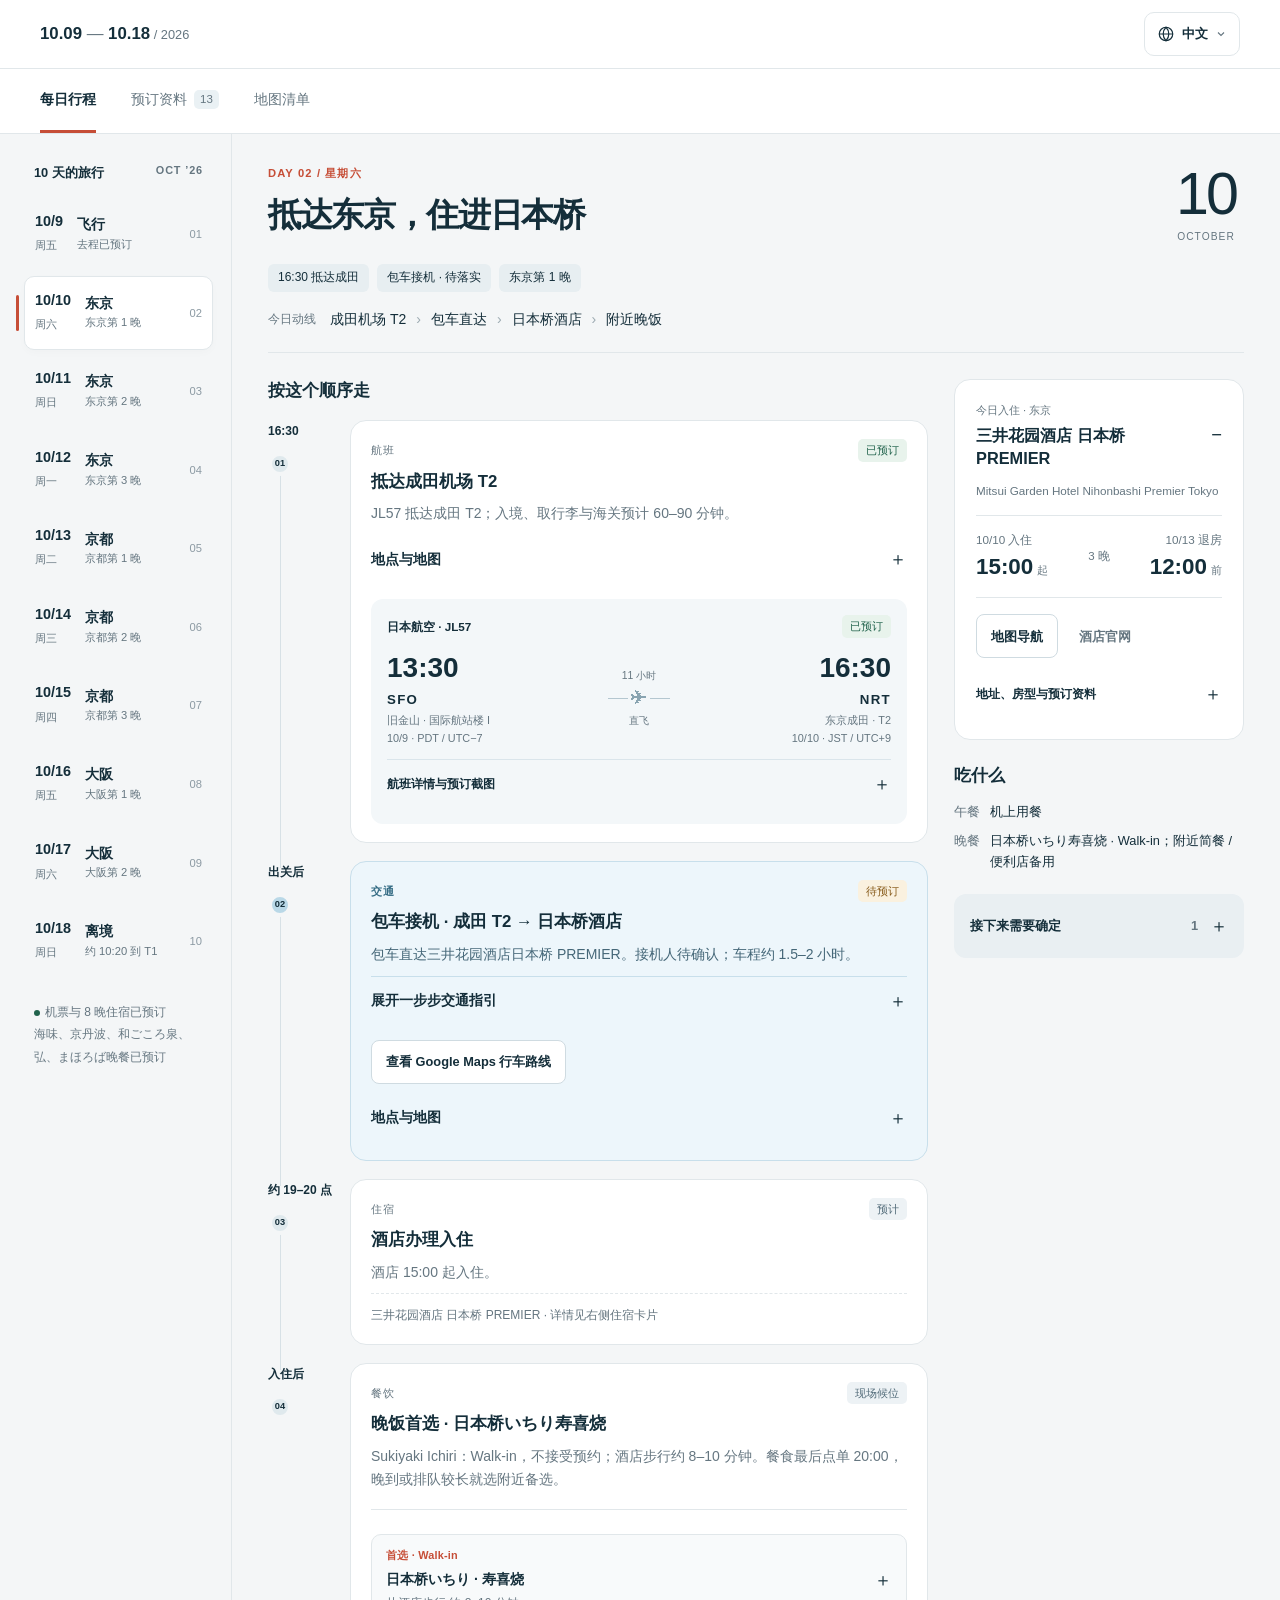
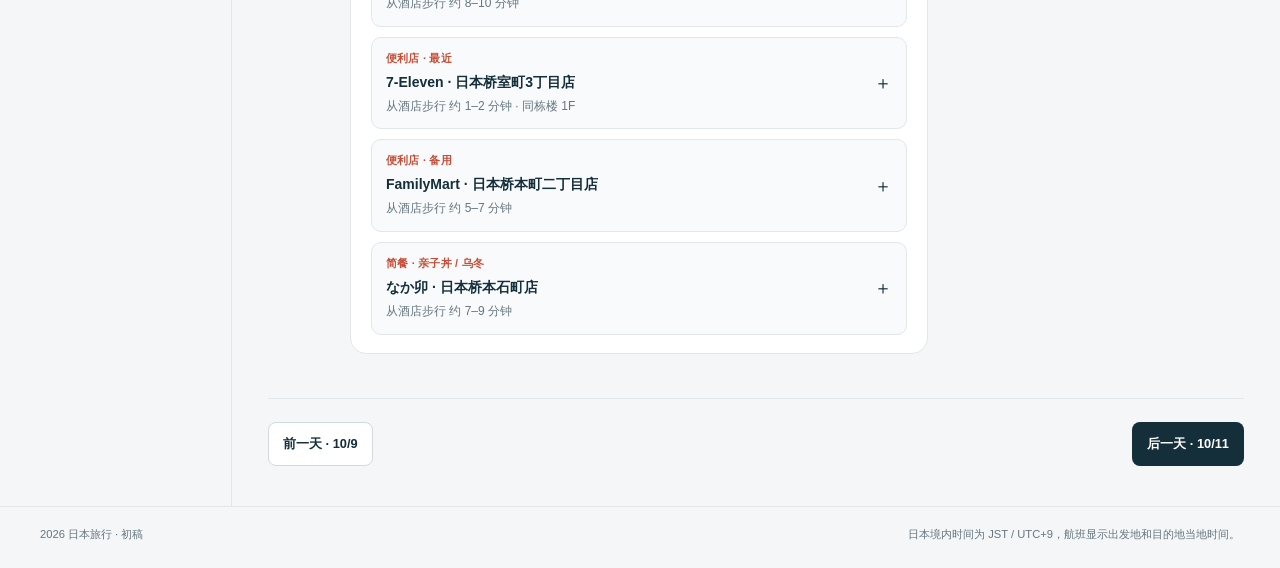
<file: index.html>
<!doctype html>
<html lang="zh-CN">
<head>
  <meta charset="utf-8">
  <meta name="viewport" content="width=device-width,initial-scale=1">
  <meta name="theme-color" content="#142e3a">
  <meta name="description" content="2026 年日本旅行手帐。按天查看东京、京都、大阪行程、航班、酒店与预订资料。">
  <title>日本旅行手帐 · October 2026</title>
  <link rel="icon" type="image/svg+xml" href="assets/favicon.svg">
  <link rel="stylesheet" href="styles.css?v=20261009-kyoto-subway">
  <script src="data.js?v=20261009-kyoto-subway" defer></script>
  <script src="locales.js?v=20261009-kyoto-subway" defer></script>
  <script src="app.js?v=20261009-kyoto-subway" defer></script>
</head>
<body>
  <a class="skip-link" href="#content">跳到行程</a>
  <header class="masthead">
    <div class="trip-dates">10.09 <span>—</span> 10.18<span class="year"> / 2026</span></div>
    <details class="language-switch" id="language-switch" data-no-translate>
      <summary aria-label="切换语言" aria-controls="language-options">
        <svg viewBox="0 0 24 24" fill="none" stroke="currentColor" stroke-width="1.6" aria-hidden="true"><circle cx="12" cy="12" r="9"/><path d="M3 12h18M12 3c5 5 5 13 0 18-5-5-5-13 0-18Z"/></svg>
        <span id="current-language">中文</span><svg class="language-chevron" viewBox="0 0 16 16" fill="none" stroke="currentColor" stroke-width="1.5" aria-hidden="true"><path d="m4 6 4 4 4-4"/></svg>
      </summary>
      <div class="language-options" id="language-options">
        <button type="button" data-language="zh" lang="zh-CN" aria-pressed="true">中文<span aria-hidden="true">✓</span></button>
        <button type="button" data-language="en" lang="en" aria-pressed="false">English<span aria-hidden="true">✓</span></button>
        <button type="button" data-language="ja" lang="ja" aria-pressed="false">日本語<span aria-hidden="true">✓</span></button>
      </div>
    </details>
  </header>
  <p id="language-announcement" class="sr-only" aria-live="polite"></p>
  <nav class="view-tabs" aria-label="查看方式">
    <a href="#day-2026-10-10" data-view="days">每日行程</a><a href="#bookings" data-view="bookings">预订资料<span>7</span></a><a href="#places" data-view="places">地图清单</a>
  </nav>
  <div class="layout">
    <aside id="day-nav" class="day-nav" aria-label="行程日期"></aside>
    <main id="content" tabindex="-1"></main>
  </div>
  <footer>2026 日本旅行 · 初稿 <span>日本境内时间为 JST / UTC+9，航班显示出发地和目的地当地时间。</span></footer>
  <dialog id="image-dialog" aria-labelledby="image-title"><div class="dialog-bar"><h2 id="image-title">图片</h2><button id="close-image" class="icon-button" aria-label="关闭截图">×</button></div><div class="image-wrap"><img id="full-image" alt=""></div></dialog>
  <noscript><p class="no-script">请启用 JavaScript 查看每日行程和预订资料。</p></noscript>
</body>
</html>
</file>
<file: styles.css>
@charset "UTF-8";
:root{--ink:#142e3a;--muted:#657680;--accent:#c64e37;--paper:#fff;--bg:#f4f6f7;--line:#e1e7ea;--blue:#eaf1f4;--green:#21634c;--amber:#865918;--radius:16px;font-family:-apple-system,BlinkMacSystemFont,"Segoe UI","PingFang SC","Hiragino Sans GB","Microsoft YaHei",sans-serif;color:var(--ink);font-size:16px;line-height:1.65;background:var(--bg)}*{box-sizing:border-box}body{margin:0}button,a,summary{-webkit-tap-highlight-color:transparent}button{font:inherit}a{color:inherit;text-decoration:none}button,summary{cursor:pointer}button{color:inherit}button:focus-visible,a:focus-visible,summary:focus-visible{outline:3px solid #56899f;outline-offset:4px}p{margin:0 0 16px}h1,h2,h3{margin:0;line-height:1.4}h1{font-size:clamp(1.65rem,2.6vw,2.15rem);letter-spacing:-.04em}h2{font-size:1.05rem}h3{font-size:1.05rem}small{font-size:.8rem}img{max-width:100%}details>summary{list-style:none;display:flex;align-items:center;justify-content:space-between;gap:12px;min-height:48px;font-size:.875rem;font-weight:600}details>summary::-webkit-details-marker{display:none}details>summary:after{content:'＋';font-size:1.15rem;font-weight:400;flex-shrink:0}details[open]>summary:after{content:'−'}.masthead{max-width:1440px;margin:auto;display:flex;align-items:center;justify-content:space-between;padding:24px 40px;background:#fff}.brand{display:flex;align-items:center;gap:12px;font-size:1.125rem;font-weight:700;letter-spacing:.06em}.brand-mark{display:grid;place-items:center;width:43px;height:43px;border-radius:12px;background:var(--ink);color:white;font-family:serif;font-size:1.5rem}.brand small{display:block;font-size:.67rem;font-weight:500;letter-spacing:.16em;color:var(--muted);margin-top:1px}.trip-dates{font-size:1.05rem;font-weight:600;font-variant-numeric:tabular-nums}.trip-dates span{color:var(--muted);font-weight:400}.trip-dates .year{font-size:.8rem}.view-tabs{display:flex;gap:35px;padding:0 40px;max-width:1440px;margin:auto;border-bottom:1px solid var(--line);background:var(--paper)}.view-tabs a{min-height:64px;display:flex;align-items:center;gap:7px;font-size:.9rem;color:var(--muted);border-bottom:3px solid transparent}.view-tabs a.active{color:var(--ink);border-color:var(--accent);font-weight:700}.view-tabs a span{font-size:.72rem;padding:0 6px;border-radius:5px;background:var(--blue)}.layout{max-width:1440px;margin:0 auto;display:grid;grid-template-columns:232px minmax(0,1fr);min-height:70vh}.day-nav{padding:28px 18px 28px 24px;border-right:1px solid var(--line)}.nav-heading{font-size:.8rem;font-weight:600;display:flex;justify-content:space-between;padding:0 10px;margin-bottom:14px}.nav-heading span{font-size:.68rem;letter-spacing:.08em;color:var(--muted)}.day-link{display:flex;gap:14px;align-items:center;padding:13px 10px;margin-bottom:4px;border-radius:10px;border:1px solid transparent}.day-link:hover{background:#eaf0f2}.day-link.active{background:#fff;border-color:var(--line);box-shadow:0 3px 9px #142e3a05;position:relative}.day-link.active:before{content:'';position:absolute;left:-9px;top:18px;bottom:18px;width:3px;background:var(--accent);border-radius:3px}.nav-date b{display:block;line-height:1.4;font-variant-numeric:tabular-nums;font-size:.9rem}.nav-date small{color:var(--muted);font-size:.7rem}.nav-city b{display:block;font-size:.875rem;font-weight:600;line-height:1.4}.nav-city small{display:block;font-size:.7rem;color:var(--muted)}.nav-day{margin-left:auto;color:#8c9aa3;font-size:.7rem}.nav-note{margin:22px 10px;font-size:.75rem;color:var(--muted);line-height:1.9}.small-dot{display:inline-block;width:6px;height:6px;background:var(--green);border-radius:100%;margin-right:5px}main{min-width:0;padding:30px 36px 40px;outline:none}.day-heading{display:flex;gap:16px;justify-content:space-between;align-items:flex-start}.eyebrow{font-size:.7rem;font-weight:700;color:var(--accent);letter-spacing:.1em;margin:0 0 10px}.subtitle{color:var(--muted);font-size:.9rem;margin:10px 0 0}.big-date{display:flex;flex-direction:column;align-items:center;margin-top:-6px;min-width:76px}.big-date strong{font-size:3.7rem;font-weight:300;line-height:1.2;letter-spacing:-.05em}.big-date span{font-size:.64rem;letter-spacing:.1em;color:var(--muted)}.day-tags{display:flex;flex-wrap:wrap;gap:8px;margin-top:18px}.day-tags>span{font-size:.75rem;background:#e7eef1;padding:4px 10px;border-radius:6px}.route-strip{padding:16px 0 21px;border-bottom:1px solid var(--line);margin-bottom:26px;display:flex;align-items:flex-start;gap:14px;font-size:.875rem}.route-label{color:var(--muted);font-size:.75rem;white-space:nowrap;padding-top:2px}.route-strip>div{display:flex;flex-wrap:wrap;gap:5px 10px}.route-separator{color:#9caab1}.day-columns{display:grid;grid-template-columns:minmax(0,1fr) 290px;gap:26px}.section-heading{display:flex;align-items:baseline;justify-content:space-between;gap:12px;margin:0 0 18px}.section-heading>span{font-size:.7rem;color:var(--muted)}.event{display:grid;grid-template-columns:68px minmax(0,1fr);gap:14px;margin-bottom:18px}.event-time{font-size:.75rem;position:relative;padding-top:2px;line-height:1.5}.event-time>span{display:block;font-weight:600;word-break:normal}.event-time i{display:flex;align-items:center;justify-content:center;width:24px;height:24px;background:#dfe9ed;border:4px solid var(--bg);border-radius:50%;font-size:.58rem;font-weight:700;font-style:normal;margin-top:12px;position:relative;z-index:1}.event-time:after{content:'';width:1px;position:absolute;top:45px;bottom:-25px;left:12px;background:#d7e1e6}.event:last-child .event-time:after{display:none}.event-card{padding:18px 20px;background:var(--paper);border:1px solid var(--line);border-radius:var(--radius);min-width:0}.event-top{display:flex;align-items:center;justify-content:space-between;margin-bottom:8px}.event-type{font-size:.7rem;letter-spacing:.05em;color:var(--muted)}.badge{display:inline-flex;white-space:nowrap;font-size:.68rem;line-height:1.5;padding:3px 8px;border-radius:5px;font-weight:500}.confirmed{color:var(--green);background:#e8f3ec}.pending{color:var(--amber);background:#faf1df}.draft{color:#526b79;background:#edf2f5}.event-card>p{font-size:.875rem;color:var(--muted);margin:9px 0 0}.event-card>.button{margin-top:15px}.steps{margin-top:10px;border-top:1px solid var(--line)}.steps ol,.map-intro ol{padding-left:22px;margin:0 0 16px;font-size:.875rem;color:var(--muted)}li{padding-left:3px;margin-bottom:9px}.place-details{margin-top:10px}.place-links{display:flex;flex-wrap:wrap;gap:8px;padding:0 0 10px}.place-link{display:block;border:1px solid var(--line);padding:9px 12px;font-size:.8rem;border-radius:8px;line-height:1.5;background:#fff;overflow-wrap:anywhere}.place-link:hover{border-color:#8eaab7;background:var(--blue)}.text-link{font-size:.75rem;color:#456c82;text-decoration:underline;text-underline-offset:3px}.source-links{display:flex;flex-direction:column;gap:4px;margin-top:12px}.event-hotel{font-size:.75rem!important;padding-top:12px;border-top:1px dashed var(--line)}.button{display:inline-flex;align-items:center;justify-content:center;min-height:44px;padding:9px 14px;border-radius:8px;border:1px solid transparent;font-size:.8rem;font-weight:600;text-align:center;line-height:1.5}.primary{background:var(--ink);color:#fff}.secondary{background:#fff;border-color:#cfdbe1;color:var(--ink)}.ghost{color:var(--muted);background:transparent}.button:hover{filter:brightness(.95)}.hotel-card{background:#fff;border:1px solid var(--line);border-radius:var(--radius);padding:21px;min-width:0}.card-label{font-size:.75rem;font-weight:600;display:flex;gap:8px;align-items:center;justify-content:space-between;margin-bottom:12px}.hotel-card h3{font-size:1.02rem}.english-name{font-size:.73rem;line-height:1.5;color:var(--muted);margin:6px 0 16px}.stay-dates{display:flex;align-items:center;justify-content:space-between;gap:8px;padding:14px 0;border-block:1px solid var(--line)}.stay-dates>div:last-child{text-align:right}.stay-dates small{font-size:.73rem;color:var(--muted);display:block}.stay-dates strong{font-size:1.4rem;font-weight:600;display:block;line-height:1.5;font-variant-numeric:tabular-nums}.stay-dates strong span{font-size:.67rem;margin-left:4px;font-weight:400;color:var(--muted)}.nights{font-size:.72rem;color:var(--muted);white-space:nowrap}.hotel-actions{display:flex;align-items:center;gap:6px;margin-top:16px}.inner-details{margin-top:12px}.inner-details>summary{font-size:.78rem}.detail-body{padding:8px 0}.detail-body p{font-size:.8rem;color:var(--muted)}.stacked-info{margin:0 0 16px}.stacked-info dt,.info-grid dt{font-size:.72rem;color:var(--muted);margin-top:14px}.stacked-info dd,.info-grid dd{font-size:.8rem;margin:3px 0 0;overflow-wrap:anywhere}.stacked-info dd small{display:block;font-size:.72rem;color:var(--muted);margin-top:5px}.booking-image{display:block;width:100%;padding:0;border:1px solid var(--line);border-radius:10px;background:#fafcfd;overflow:hidden;margin-top:18px;text-align:left}.booking-image img{display:block;width:100%;height:180px;object-fit:cover;object-position:top}.booking-image span{display:block;padding:10px 12px;font-size:.75rem;color:#456c82}.booking-image:hover{border-color:#8eaab7}.meta{font-size:.7rem!important;margin:12px 0 0!important}.meals{margin-top:24px}.meals .section-heading{margin-bottom:10px}.meals dl{display:grid;grid-template-columns:35px 1fr;gap:8px 10px;font-size:.8rem}.meals dt{color:var(--muted)}.meals dd{margin:0}.todo{padding:8px 16px;background:#e9eff2;border-radius:12px;margin-top:22px}.todo summary{font-size:.8rem}.todo summary span{margin-left:auto;color:var(--muted)}.todo ul{font-size:.8rem;margin:4px 0 8px;padding-left:17px}.legend{color:var(--muted);font-size:.72rem;line-height:1.8;margin:16px 0}.flight-card{padding:16px;background:#f3f7f9;border-radius:12px;margin-top:16px;min-width:0}.flight-card .card-label{font-size:.73rem}.flight-route{display:grid;grid-template-columns:1fr 80px 1fr;gap:8px;align-items:center}.flight-route>div:last-child{text-align:right}.flight-route strong{display:block;font-size:1.75rem;line-height:1.3;font-weight:600;font-variant-numeric:tabular-nums}.flight-route b{font-size:.83rem;letter-spacing:.1em}.flight-route span,.flight-route small{display:block;font-size:.68rem;line-height:1.6;color:var(--muted)}.flight-route .flight-duration{text-align:center}.flight-duration span{font-size:.65rem;white-space:nowrap}.flight-line{position:relative;line-height:1.8;color:#89a4b1}.flight-line:before,.flight-line:after{content:'';display:inline-block;width:20px;height:1px;background:#b4c7d0;vertical-align:middle;margin:0 3px}.flight-duration small{font-size:.63rem}.flight-card .inner-details{border-top:1px solid #dae5eb}.info-grid{display:grid;grid-template-columns:1fr;gap:0;margin:0}.flight-card .booking-image img{height:230px}.day-pagination{display:flex;justify-content:space-between;gap:12px;margin-top:26px;padding-top:23px;border-top:1px solid var(--line)}.air-night{padding:24px;background:#e9eff2;border-radius:var(--radius)}.air-night>span{color:var(--accent);font-size:1.8rem}.air-night h3{margin:7px 0}.air-night p{font-size:.85rem;color:var(--muted);margin:0}.version-note{background:#fff2df;color:#7c521a;border-radius:10px;margin-top:16px;padding:0 14px}.version-note summary{font-size:.8rem}.version-note p{font-size:.8rem}.page-heading{margin-bottom:30px}.booking-flights{display:grid;grid-template-columns:repeat(3,minmax(0,1fr));gap:18px}.booking-title{font-size:.875rem}.booking-flights .flight-route{grid-template-columns:1fr 60px 1fr;gap:3px}.booking-flights .flight-route strong{font-size:1.45rem}.booking-flights .flight-line:before,.booking-flights .flight-line:after{width:9px}.hotel-grid{display:grid;grid-template-columns:repeat(3,minmax(0,1fr));gap:18px}.section-space{margin-top:34px}.map-intro{padding:20px;background:var(--blue);border-radius:var(--radius);margin-bottom:28px}.map-intro p{font-size:.875rem}.map-intro details{margin-top:10px}.map-hotels{display:grid;grid-template-columns:repeat(3,minmax(0,1fr));gap:14px;margin-bottom:28px}.map-hotels article{background:white;padding:20px;border:1px solid var(--line);border-radius:12px}.map-hotels h3{font-size:.95rem;margin:6px 0}.map-hotels p{font-size:.8rem;color:var(--muted)}.city-label{font-size:.7rem;color:var(--accent)}.map-day{border:1px solid var(--line);border-radius:12px;background:#fff;padding:5px 18px;margin-bottom:12px}.map-day summary{font-size:.875rem}.map-day summary small{margin-left:auto;color:var(--muted)}.map-day summary b{margin-right:10px}.map-day .place-links{padding-top:10px}body:not([data-view="days"]) .layout{grid-template-columns:1fr}body:not([data-view="days"]) .day-nav{display:none}body:not([data-view="days"]) main{padding:34px 40px 50px}footer{max-width:1440px;margin:auto;border-top:1px solid var(--line);padding:18px 40px 24px;color:var(--muted);font-size:.7rem;display:flex;justify-content:space-between;gap:15px}.sr-only{position:absolute;width:1px;height:1px;padding:0;margin:-1px;overflow:hidden;clip:rect(0,0,0,0);white-space:nowrap;border:0}.skip-link{position:fixed;top:-100px;left:20px;z-index:10;background:#fff;border:2px solid var(--ink);padding:10px}.skip-link:focus{top:10px}dialog{width:min(740px,94vw);max-height:92dvh;border:0;border-radius:14px;padding:0;box-shadow:0 20px 100px #142e3a40;color:var(--ink)}dialog::backdrop{background:#142e3ab3}.dialog-bar{position:sticky;top:0;background:white;padding:12px 20px;border-bottom:1px solid var(--line);display:flex;align-items:center;justify-content:space-between;z-index:2}.dialog-bar h2{font-size:1rem}.icon-button{border:0;background:#edf2f5;border-radius:8px;width:44px;height:44px;font-size:1.7rem;line-height:1}.image-wrap{padding:12px;background:#f0f3f5}.image-wrap img{display:block;width:100%;height:auto}dialog>p{font-size:.75rem;color:var(--muted);padding:12px 20px;margin:0}.no-script{padding:30px}
@media(min-width:1441px){.masthead,.view-tabs{max-width:none;padding-inline:max(40px,calc((100vw - 1360px)/2))}}@media(max-width:1150px){.layout{grid-template-columns:194px minmax(0,1fr)}main{padding:28px 24px}.day-nav{padding-inline:14px}.day-columns{gap:18px;grid-template-columns:minmax(0,1fr) 250px}.event{grid-template-columns:56px minmax(0,1fr);gap:10px}.event-card{padding:16px}.hotel-card{padding:17px}.hotel-grid{grid-template-columns:repeat(2,minmax(0,1fr))}.booking-flights{grid-template-columns:repeat(2,minmax(0,1fr))}}
@media(max-width:999px){.day-columns{grid-template-columns:1fr}.day-support{display:grid;grid-template-columns:1fr 1fr;gap:18px;align-items:start}.day-support>.hotel-card,.day-support>.air-night{grid-row:span 3}.day-support .meals,.day-support .todo,.day-support .legend{margin-top:0}.map-hotels{grid-template-columns:1fr}.map-hotels article{display:grid;grid-template-columns:1fr auto;gap:0 16px}.map-hotels article .city-label{grid-column:1}.map-hotels article .button{grid-column:2;grid-row:1/4;align-self:center}.map-hotels article p{margin:0}.event-hotel{display:none}}
@media(max-width:700px){.masthead{padding:17px 18px}.brand{font-size:1rem;gap:9px}.brand-mark{width:37px;height:37px;font-size:1.3rem;border-radius:10px}.brand small{font-size:.6rem;letter-spacing:.11em}.trip-dates{font-size:.78rem}.trip-dates .year{display:none}.view-tabs{padding:0 18px;justify-content:space-between;gap:16px}.view-tabs a{min-height:54px;font-size:.875rem}.layout{display:block}.day-nav{border:0;padding:14px 16px 12px;display:flex;overflow-x:auto;gap:8px;scrollbar-width:none;background:#fff;border-bottom:1px solid var(--line)}.day-nav::-webkit-scrollbar{display:none}.nav-heading,.nav-note,.nav-day{display:none}.day-link{flex:0 0 65px;display:block;text-align:center;margin:0;padding:9px 5px;border:1px solid var(--line);border-radius:10px}.day-link.active{background:var(--ink);color:#fff;border-color:var(--ink);box-shadow:none}.day-link.active:before{display:none}.nav-date small,.nav-city small{display:none}.nav-date b{font-size:.875rem}.nav-city b{font-size:.75rem;font-weight:400;margin-top:2px}.day-link:hover{background:var(--blue)}.day-link.active:hover{background:var(--ink)}main{padding:24px 18px 30px}.day-heading{gap:8px}.big-date{min-width:52px;margin:0}.big-date strong{font-size:2.8rem}.big-date span{font-size:.55rem}.eyebrow{font-size:.65rem;margin-bottom:7px}h1{font-size:1.5rem;letter-spacing:-.03em}.subtitle{font-size:.875rem;margin-top:9px}.day-tags{margin-top:16px}.day-tags>span{font-size:.72rem}.route-strip{display:block;padding:15px 0 18px;margin-bottom:22px}.route-label{display:block;margin-bottom:6px}.route-strip>div{font-size:.8rem;gap:3px 8px}.section-heading>span{font-size:.67rem}.event{grid-template-columns:48px minmax(0,1fr);gap:9px;margin-bottom:14px}.event-time{font-size:.68rem;padding-top:4px}.event-card{padding:15px;border-radius:12px}.event-card h3{font-size:1rem}.event-card>p{font-size:.875rem}.flight-card{margin-inline:-4px;padding:12px}.flight-route{grid-template-columns:1fr 63px 1fr;gap:3px}.flight-route strong{font-size:1.5rem}.flight-route span,.flight-route small{font-size:.63rem}.flight-duration span{font-size:.6rem}.flight-line:before,.flight-line:after{width:10px}.day-support{display:block;margin-top:20px}.day-support .meals,.day-support .todo{margin-top:22px}.day-support .legend{margin-top:16px}.hotel-card{padding:20px}.day-pagination{margin-top:22px}.day-pagination .button{font-size:.8rem}body:not([data-view="days"]) main{padding:26px 18px}.booking-flights,.hotel-grid{grid-template-columns:1fr;gap:22px}.booking-flights .flight-route{grid-template-columns:1fr 85px 1fr;gap:5px}.booking-flights .flight-route strong{font-size:1.75rem}.booking-flights .flight-route small,.booking-flights .flight-route span{font-size:.7rem}.booking-flights .flight-line:before,.booking-flights .flight-line:after{width:20px}.booking-flights .flight-card{margin-inline:0;padding:18px}.booking-title{font-size:1rem}.map-intro{padding:18px}.map-hotels article{display:block}.map-hotels article p{margin-bottom:14px}.map-day{padding:5px 14px}.map-day summary>span{font-size:.8rem}.map-day summary small{display:none}.map-day summary b{display:block;margin:0}.page-heading{margin-bottom:24px}footer{padding:18px;display:block;font-size:.7rem}footer>span{display:block;margin-top:5px}dialog{width:calc(100vw - 20px)}.dialog-bar{padding:10px 14px}.dialog-bar h2{font-size:.875rem}}
.dining-options{margin-top:18px;border-top:1px solid var(--line);padding-top:14px}.dining-options>.meta{margin-bottom:12px}.dining-option{border:1px solid var(--line);border-radius:10px;margin-top:10px;background:#f8fafb}.dining-option>summary{padding:12px 14px;align-items:center}.dining-option>summary>span{min-width:0}.dining-option small,.dining-option b,.dining-option em{display:block;overflow-wrap:anywhere}.dining-option small{color:var(--accent);font-size:.68rem;font-weight:600;letter-spacing:.02em}.dining-option b{font-size:.875rem;margin:3px 0}.dining-option em{font-size:.75rem;font-style:normal;font-weight:400;color:var(--muted)}.dining-body{padding:0 14px 14px;font-size:.875rem;overflow-wrap:anywhere}.dining-body p{margin-bottom:12px}.dining-hours{font-weight:600;color:var(--green)}.dining-address{font-size:.75rem;color:var(--muted)}.dining-actions{display:flex;flex-wrap:wrap;gap:8px;margin:14px 0}.dining-actions .button{font-size:.75rem;padding:9px 12px;min-height:44px}.dining-body>.text-link{font-size:.75rem}.dining-body>.meta{margin:10px 0 0}.map-place{width:100%}.map-place>small{display:block;margin:0 0 12px;color:var(--muted);font-size:.75rem;overflow-wrap:anywhere}
.guide-details{border-top:1px solid var(--line);margin-top:14px}.guide-details>summary{padding-top:4px}.guide-image{margin:8px 0 12px}.guide-image img{height:auto;object-fit:contain}
.hotel-collapse>summary{align-items:center}.hotel-collapse>summary>span{min-width:0}.hotel-collapse>summary small{display:block;font-size:.7rem;color:var(--muted);font-weight:400;margin-bottom:5px}.hotel-collapse>summary b{display:block;font-size:1.02rem;line-height:1.4;overflow-wrap:anywhere}.hotel-body{margin-top:12px}.day-support>.hotel-collapse:not([open]){grid-row:auto}
@media(prefers-reduced-motion:reduce){*{scroll-behavior:auto!important}}

.event-transit .event-card{background:#edf6fb;border-color:#c8dfeb}.event-transit .event-type{color:#356c84;font-weight:600}.event-transit .event-time i{background:#b9d8e7}.event-transit .event-card>p{color:#456778}.event-transit .steps{border-color:#c8dfeb}

/* Compact trip toolbar and an accessible, native language disclosure. */
.masthead{padding-block:12px;gap:16px;border-bottom:1px solid var(--line)}
.language-switch{position:relative;z-index:30;flex-shrink:0}
.language-switch>summary{min-height:44px;gap:7px;padding:8px 12px;border:1px solid var(--line);border-radius:10px;background:#fff;font-size:.8rem;font-weight:600;user-select:none}
.language-switch>summary:after{display:none}
.language-switch>summary>svg{width:18px;height:18px;flex-shrink:0}
.language-switch>summary>.language-chevron{width:12px;height:12px;color:var(--muted)}
.language-switch[open]>summary{border-color:#8eaab7;background:var(--blue)}
.language-options{position:absolute;right:0;top:calc(100% + 8px);width:164px;padding:6px;background:#fff;border:1px solid var(--line);border-radius:12px;box-shadow:0 8px 28px #142e3a1a}
.language-options button{display:flex;align-items:center;justify-content:space-between;width:100%;min-height:44px;padding:10px 12px;border:0;border-radius:7px;background:transparent;text-align:left;font-size:.875rem}
.language-options button:hover{background:var(--blue)}
.language-options button[aria-pressed="true"]{background:var(--blue);font-weight:600}
.language-options button span{visibility:hidden;color:var(--green)}
.language-options button[aria-pressed="true"] span{visibility:visible}
.meals dl{grid-template-columns:max-content minmax(0,1fr)}
.day-heading>div:first-child{min-width:0}
.day-link,.event-card,.hotel-card,.map-hotels article{overflow-wrap:anywhere}
html[lang="en"] h1{letter-spacing:-.025em}

@media(max-width:700px){
  html{scroll-padding-top:142px}
  .masthead{padding:8px 16px}
  .trip-dates{font-size:.875rem;letter-spacing:.02em}



  .view-tabs{position:sticky;top:0;z-index:20;height:56px;padding:5px 12px;gap:4px;background:#fff}
  .view-tabs a{flex:1;justify-content:center;min-height:46px;padding:5px 3px;font-size:.8rem;gap:4px;text-align:center;border-bottom:0;border-radius:9px;line-height:1.3}
  .view-tabs a.active{background:var(--blue);color:var(--ink)}
  .view-tabs a span{padding:1px 5px;font-size:.65rem;background:#d7e5eb}
  .day-nav{position:sticky;top:56px;z-index:19;padding:8px 12px;gap:7px;overscroll-behavior-x:contain;scroll-snap-type:x proximity;box-shadow:0 4px 12px #142e3a05}
  .day-link{flex-basis:70px;min-height:55px;scroll-snap-align:center;padding:7px 4px;border-radius:9px}
  .nav-date b{font-size:.875rem}
  .nav-city b{font-size:.7rem}
  main{padding:20px 16px 28px}
  body:not([data-view="days"]) main{padding:24px 16px 28px}
  .day-heading{align-items:center;gap:12px}
  .day-heading h1{font-size:1.4rem;line-height:1.45;text-wrap:pretty}
  .big-date{min-width:42px}
  .big-date strong{font-size:2.35rem}
  .day-tags,.subtitle{display:none}
  .route-strip{margin:12px 0 20px;padding:0 0 14px}
  .route-label{font-size:.7rem;margin-bottom:6px}
  .route-strip>div{flex-wrap:nowrap;overflow-x:auto;white-space:nowrap;font-size:.78rem;padding-bottom:4px;overscroll-behavior-x:contain;scrollbar-width:thin}
  .route-strip>div>span{flex-shrink:0}
  .section-heading{margin-bottom:12px;align-items:center}
  .section-heading>span{text-align:right;max-width:55%}
  .event{display:block;margin-bottom:20px}
  .event-time{display:flex;align-items:center;gap:8px;padding:0 0 8px;font-size:.8rem;font-variant-numeric:tabular-nums;color:var(--ink)}
  .event-time i{order:-1;margin:0;width:22px;height:22px;border:0;font-size:.62rem;flex-shrink:0}
  .event-time:after{display:none}
  .event-card{padding:16px;border-radius:14px}
  .event-card h3{font-size:1.05rem;line-height:1.5}
  .event-card>p{font-size:.9rem;line-height:1.8;color:#526873}
  .event-top{gap:8px}
  .event-type{font-size:.75rem}
  .badge{font-size:.72rem;white-space:normal;text-align:right}
  .event-card>.button{display:flex;width:100%;min-height:46px}
  .button{min-height:46px;font-size:.82rem}
  details>summary{min-height:48px;line-height:1.5}
  .hotel-actions,.dining-actions{display:grid;grid-template-columns:repeat(2,minmax(0,1fr));gap:8px}
  .hotel-actions .button,.dining-actions .button{width:100%;padding-inline:8px}
  .place-links{display:grid;grid-template-columns:minmax(0,1fr);gap:8px}
  .place-link{min-height:44px;display:flex;align-items:center}
  .flight-card{margin-inline:0;padding:14px}
  .flight-route{grid-template-columns:minmax(0,1fr) 70px minmax(0,1fr);gap:6px}
  .flight-route span,.flight-route small{font-size:.68rem}
  .flight-duration span{white-space:normal}
  .stay-dates small{font-size:.68rem;line-height:1.5}
  .hotel-card{padding:18px}
  .day-pagination{gap:10px;padding-top:18px;padding-bottom:env(safe-area-inset-bottom)}
  .day-pagination .button{flex:1;min-width:0;padding-inline:10px}
  .day-pagination>span{flex:1}
  .booking-flights .flight-route{grid-template-columns:minmax(0,1fr) 75px minmax(0,1fr)}
  .booking-flights .flight-line:before,.booking-flights .flight-line:after{width:12px}
  .booking-flights .flight-card{padding:16px}
  .map-intro>.button{width:100%}
  .version-note{margin-top:12px}
  footer{padding-bottom:calc(18px + env(safe-area-inset-bottom))}
}
@media(max-width:360px){


  main,body:not([data-view="days"]) main{padding-inline:12px}
  .event-card{padding:14px}
  .view-tabs a{font-size:.75rem}
}

.route-stops{list-style:none;margin:0;padding:0}.route-stops>li{padding:18px 0;border-top:1px solid var(--line)}.route-stops>li:first-child{border-top:0}.route-stop-heading{display:flex;flex-wrap:wrap;align-items:baseline;gap:6px 14px}.route-stop-heading>span{font-size:.75rem;font-weight:600;color:var(--muted);font-variant-numeric:tabular-nums}.route-stop-heading h4{font-size:.9rem;margin:0}.route-stops>li>p{font-size:.875rem;color:var(--muted);margin:8px 0 0}.route-stops .guide-details{margin-top:10px}.route-stops .guide-details p{font-size:.875rem}
</file>
